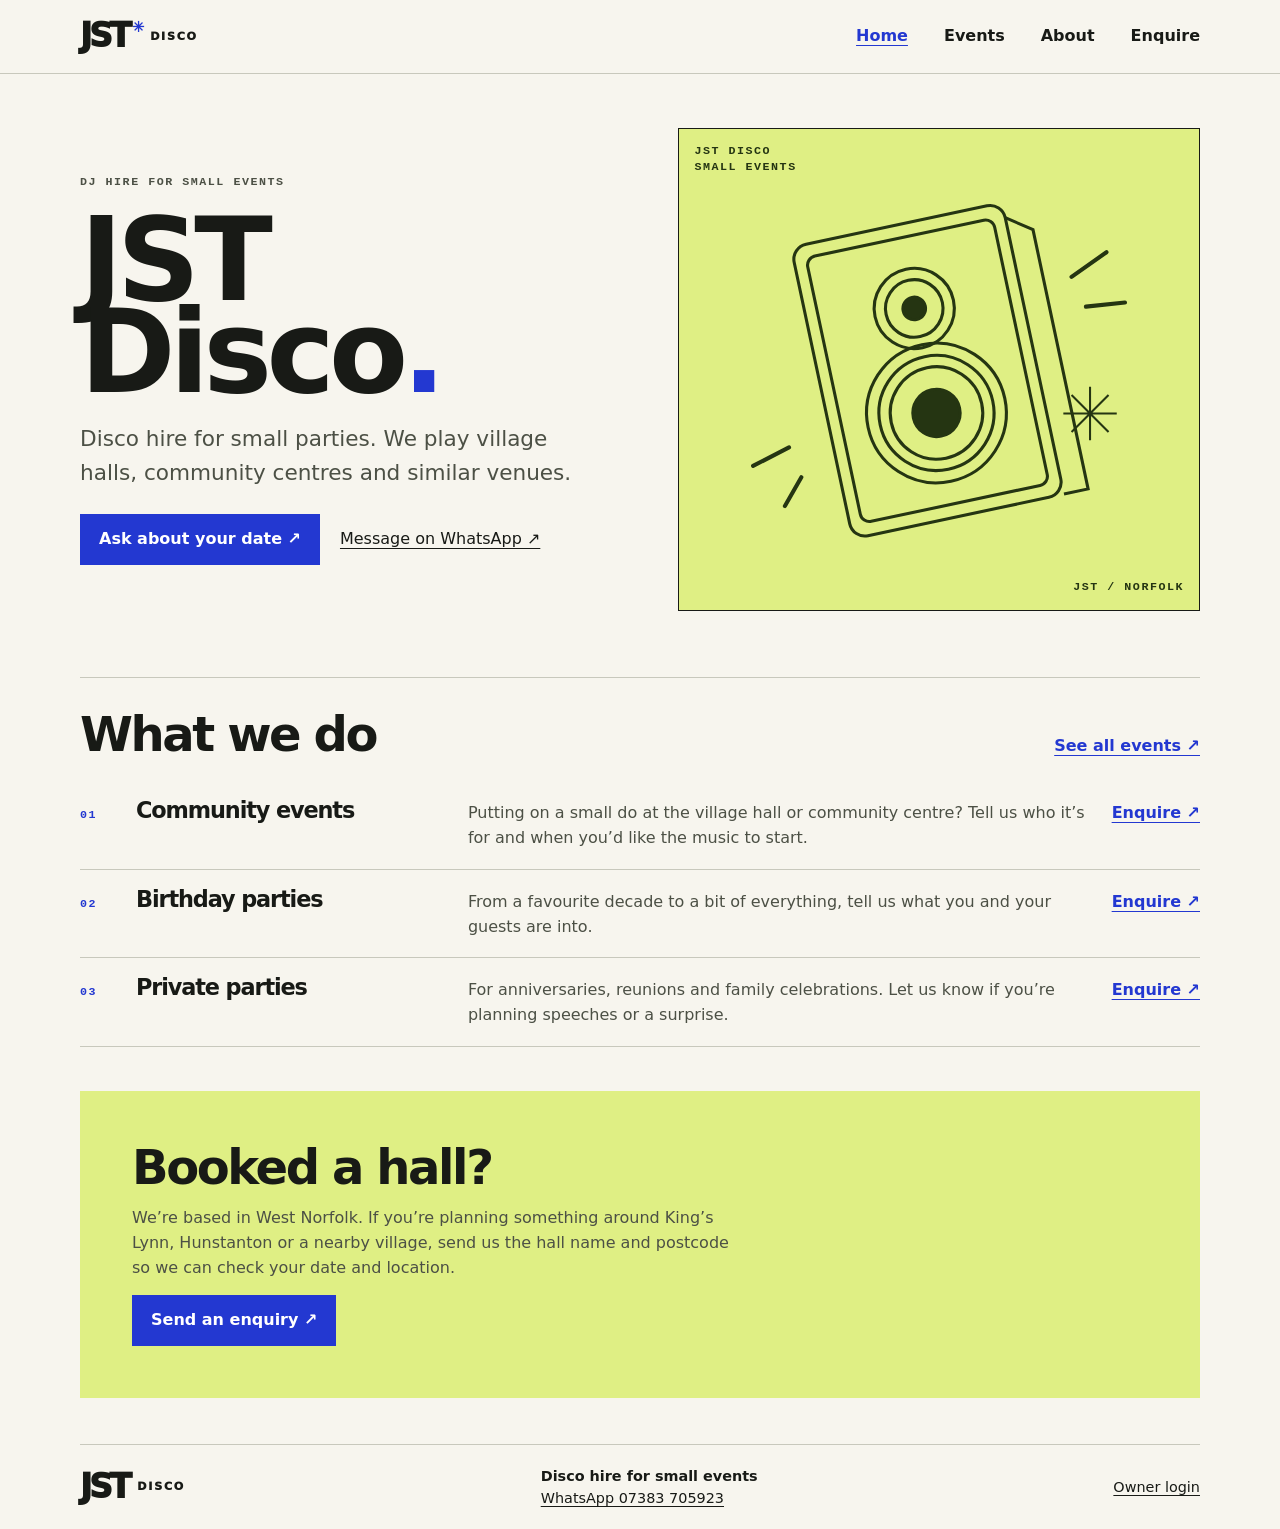
<file: index.html>
<!doctype html>
<html lang="en-GB">
<head>
<meta charset="utf-8">
<meta name="viewport" content="width=device-width,initial-scale=1">
<meta name="description" content="JST Disco plays small parties in village halls and community venues.">
<title>JST Disco | Small Parties &amp; Events</title>
<link rel="stylesheet" href="/style.css">
</head>
<body>
<a class="skip" href="#main">Skip to content</a>
<header><div class="bar"><a class="logo" href="/" aria-label="JST Disco home">JST<span aria-hidden="true">✳</span><small>DISCO</small></a><nav aria-label="Main navigation"><a href="/index.html" aria-current="page">Home</a><a href="/events.html">Events</a><a href="/about.html">About</a><a href="/contact.html">Enquire</a></nav></div></header>
<main id="main">
<section class="hero">
<div class="hero-copy"><p class="eyebrow">DJ hire for small events</p>
<h1>JST<br>Disco<span>.</span></h1>
<p class="lead">Disco hire for small parties. We play village halls, community centres and similar venues.</p>
<div class="actions"><a class="button" href="/contact.html">Ask about your date ↗</a><a href="https://wa.me/447383705923">Message on WhatsApp ↗</a></div></div>
<figure class="poster" aria-label="Illustration of a disco speaker">
<span class="poster-top">JST DISCO<br>SMALL EVENTS</span>
<svg viewBox="0 0 440 390" fill="none" aria-hidden="true">
<g transform="rotate(-12 215 192)" stroke="currentColor" stroke-width="3">
<rect x="103" y="50" width="210" height="290" rx="15"/>
<rect x="115" y="63" width="186" height="264" rx="9"/>
<circle cx="208" cy="133" r="39"/><circle cx="208" cy="133" r="28"/><circle cx="208" cy="133" r="11" fill="currentColor"/>
<circle cx="208" cy="237" r="68"/><circle cx="208" cy="237" r="56"/><circle cx="208" cy="237" r="45"/><circle cx="208" cy="237" r="23" fill="currentColor"/>
<path d="M313 65l24 17v258l-24 0"/>
</g>
<path d="M349 105l34-24m-20 53 38-4M74 271l-35 18m47 11-16 28" stroke="currentColor" stroke-width="4" stroke-linecap="round"/>
<path d="M367 212v52m-26-26h52m-44-18 36 36m0-36-36 36" stroke="currentColor" stroke-width="2"/>
</svg><span class="poster-bottom">JST / NORFOLK</span></figure></section>
<section class="section"><div class="section-head"><h2>What we do</h2><a href="/events.html">See all events ↗</a></div><article class="event-row"><span class="index">01</span><h3>Community events</h3><p>Putting on a small do at the village hall or community centre? Tell us who it’s for and when you’d like the music to start.</p><a href="/contact.html?event=Community%20events" aria-label="Enquire about community events">Enquire ↗</a></article><article class="event-row"><span class="index">02</span><h3>Birthday parties</h3><p>From a favourite decade to a bit of everything, tell us what you and your guests are into.</p><a href="/contact.html?event=Birthdays" aria-label="Enquire about birthday parties">Enquire ↗</a></article><article class="event-row"><span class="index">03</span><h3>Private parties</h3><p>For anniversaries, reunions and family celebrations. Let us know if you’re planning speeches or a surprise.</p><a href="/contact.html?event=Private%20parties" aria-label="Enquire about private parties">Enquire ↗</a></article></section>
<section class="callout"><h2>Booked a hall?</h2><p>We’re based in West Norfolk. If you’re planning something around King’s Lynn, Hunstanton or a nearby village, send us the hall name and postcode so we can check your date and location.</p><a class="button" href="/contact.html">Send an enquiry ↗</a></section>
</main>
<footer><a class="logo" href="/">JST<small>DISCO</small></a><div><strong>Disco hire for small events</strong><br><a href="https://wa.me/447383705923">WhatsApp 07383 705923</a></div><a href="https://jst-mobile-disco.brinysandpiper.chatgpt.site/login">Owner login</a></footer>
</body>
</html>
</file>
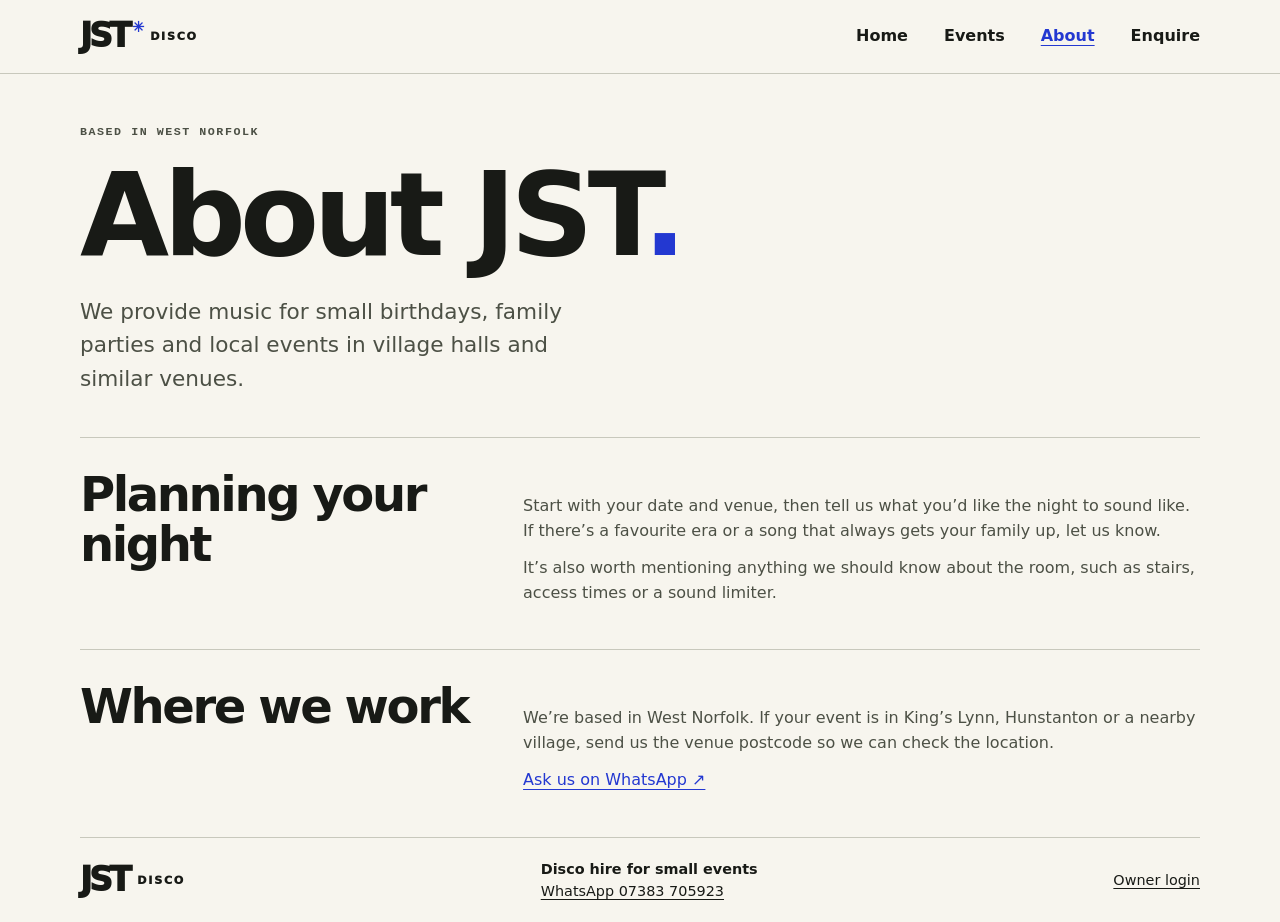
<file: about.html>
<!doctype html>
<html lang="en-GB">
<head>
<meta charset="utf-8">
<meta name="viewport" content="width=device-width,initial-scale=1">
<meta name="description" content="Meet JST Disco, a new mobile disco business based in West Norfolk.">
<title>About | JST Disco</title>
<link rel="stylesheet" href="/style.css">
</head>
<body>
<a class="skip" href="#main">Skip to content</a>
<header><div class="bar"><a class="logo" href="/" aria-label="JST Disco home">JST<span aria-hidden="true">✳</span><small>DISCO</small></a><nav aria-label="Main navigation"><a href="/index.html">Home</a><a href="/events.html">Events</a><a href="/about.html" aria-current="page">About</a><a href="/contact.html">Enquire</a></nav></div></header>
<main id="main">
<section class="intro"><p class="eyebrow">Based in West Norfolk</p><h1>About JST<span>.</span></h1>
<p class="lead">We provide music for small birthdays, family parties and local events in village halls and similar venues.</p></section>
<section class="section story"><h2>Planning your night</h2><div><p>Start with your date and venue, then tell us what you’d like the night to sound like. If there’s a favourite era or a song that always gets your family up, let us know.</p><p>It’s also worth mentioning anything we should know about the room, such as stairs, access times or a sound limiter.</p></div></section>
<section class="section story" id="coverage"><h2>Where we work</h2><div><p>We’re based in West Norfolk. If your event is in King’s Lynn, Hunstanton or a nearby village, send us the venue postcode so we can check the location.</p><a href="https://wa.me/447383705923">Ask us on WhatsApp ↗</a></div></section>
</main>
<footer><a class="logo" href="/">JST<small>DISCO</small></a><div><strong>Disco hire for small events</strong><br><a href="https://wa.me/447383705923">WhatsApp 07383 705923</a></div><a href="https://jst-mobile-disco.brinysandpiper.chatgpt.site/login">Owner login</a></footer>
</body>
</html>
</file>
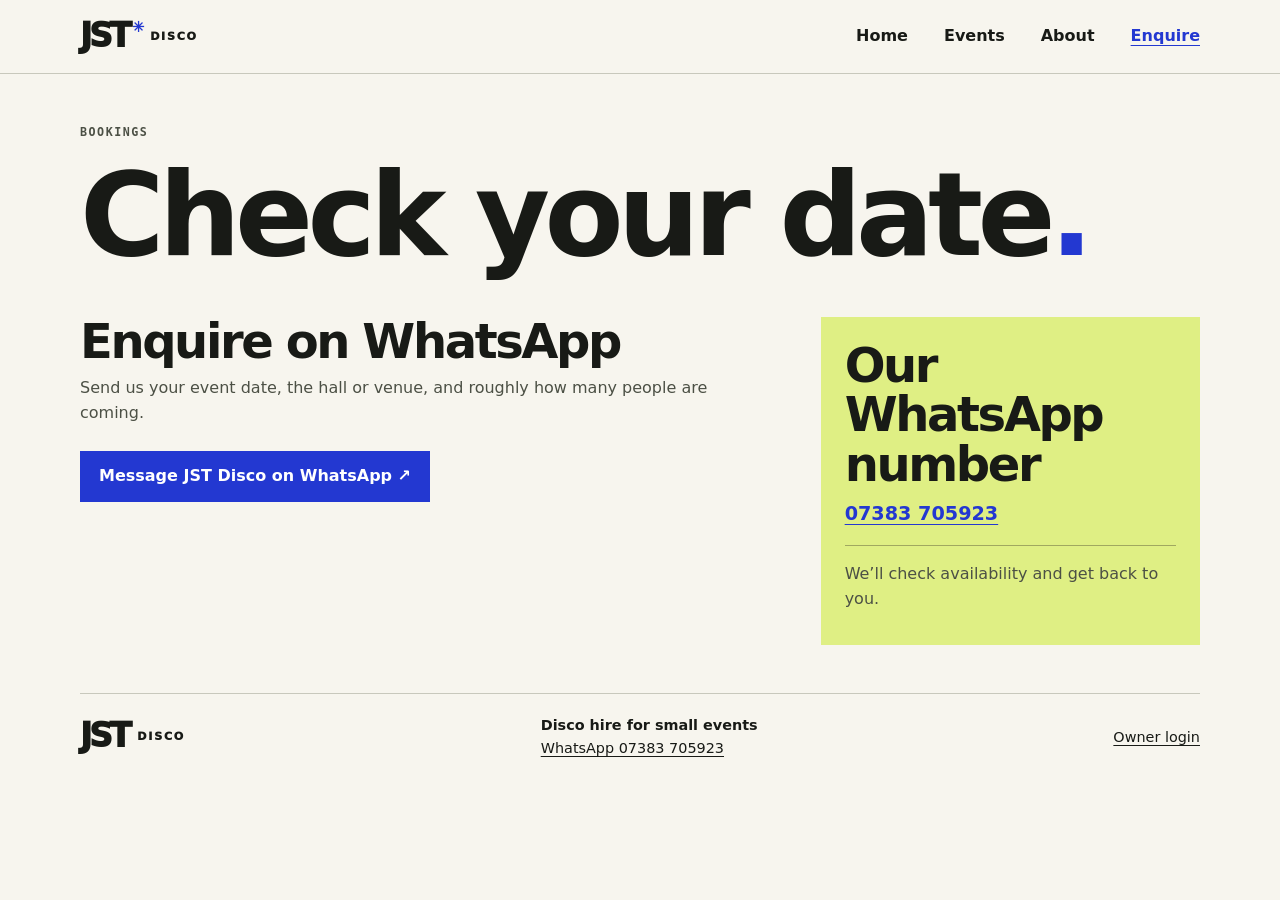
<file: contact.html>
<!doctype html>
<html lang="en-GB">
<head>
<meta charset="utf-8">
<meta name="viewport" content="width=device-width,initial-scale=1">
<meta name="description" content="Ask JST Disco about availability for your event in West Norfolk.">
<title>Enquire | JST Disco</title>
<link rel="stylesheet" href="/style.css">
</head>
<body>
<a class="skip" href="#main">Skip to content</a>
<header><div class="bar"><a class="logo" href="/" aria-label="JST Disco home">JST<span aria-hidden="true">✳</span><small>DISCO</small></a><nav aria-label="Main navigation"><a href="/index.html">Home</a><a href="/events.html">Events</a><a href="/about.html">About</a><a href="/contact.html" aria-current="page">Enquire</a></nav></div></header>
<main id="main">
<section class="intro"><p class="eyebrow">Bookings</p><h1>Check your date<span>.</span></h1></section>
<div class="enquiry-layout">
<section aria-labelledby="enquiry-title">
<h2 id="enquiry-title">Enquire on WhatsApp</h2>
<p>Send us your event date, the hall or venue, and roughly how many people are coming.</p>
<div class="actions"><a class="button" href="https://wa.me/447383705923?text=Hi%20JST%20Disco%2C%20I%27d%20like%20to%20check%20availability.%0AEvent%20date%3A%20%0AVenue%20or%20town%3A%20%0AType%20of%20event%3A%20%0AApproximate%20guest%20count%3A%20">Message JST Disco on WhatsApp ↗</a></div>
</section>
<aside class="contact-note"><h2>Our WhatsApp number</h2><a href="https://wa.me/447383705923">07383 705923</a><hr><p>We’ll check availability and get back to you.</p></aside>
</div>
</main>
<footer><a class="logo" href="/">JST<small>DISCO</small></a><div><strong>Disco hire for small events</strong><br><a href="https://wa.me/447383705923">WhatsApp 07383 705923</a></div><a href="https://jst-mobile-disco.brinysandpiper.chatgpt.site/login">Owner login</a></footer>
</body>
</html>
</file>
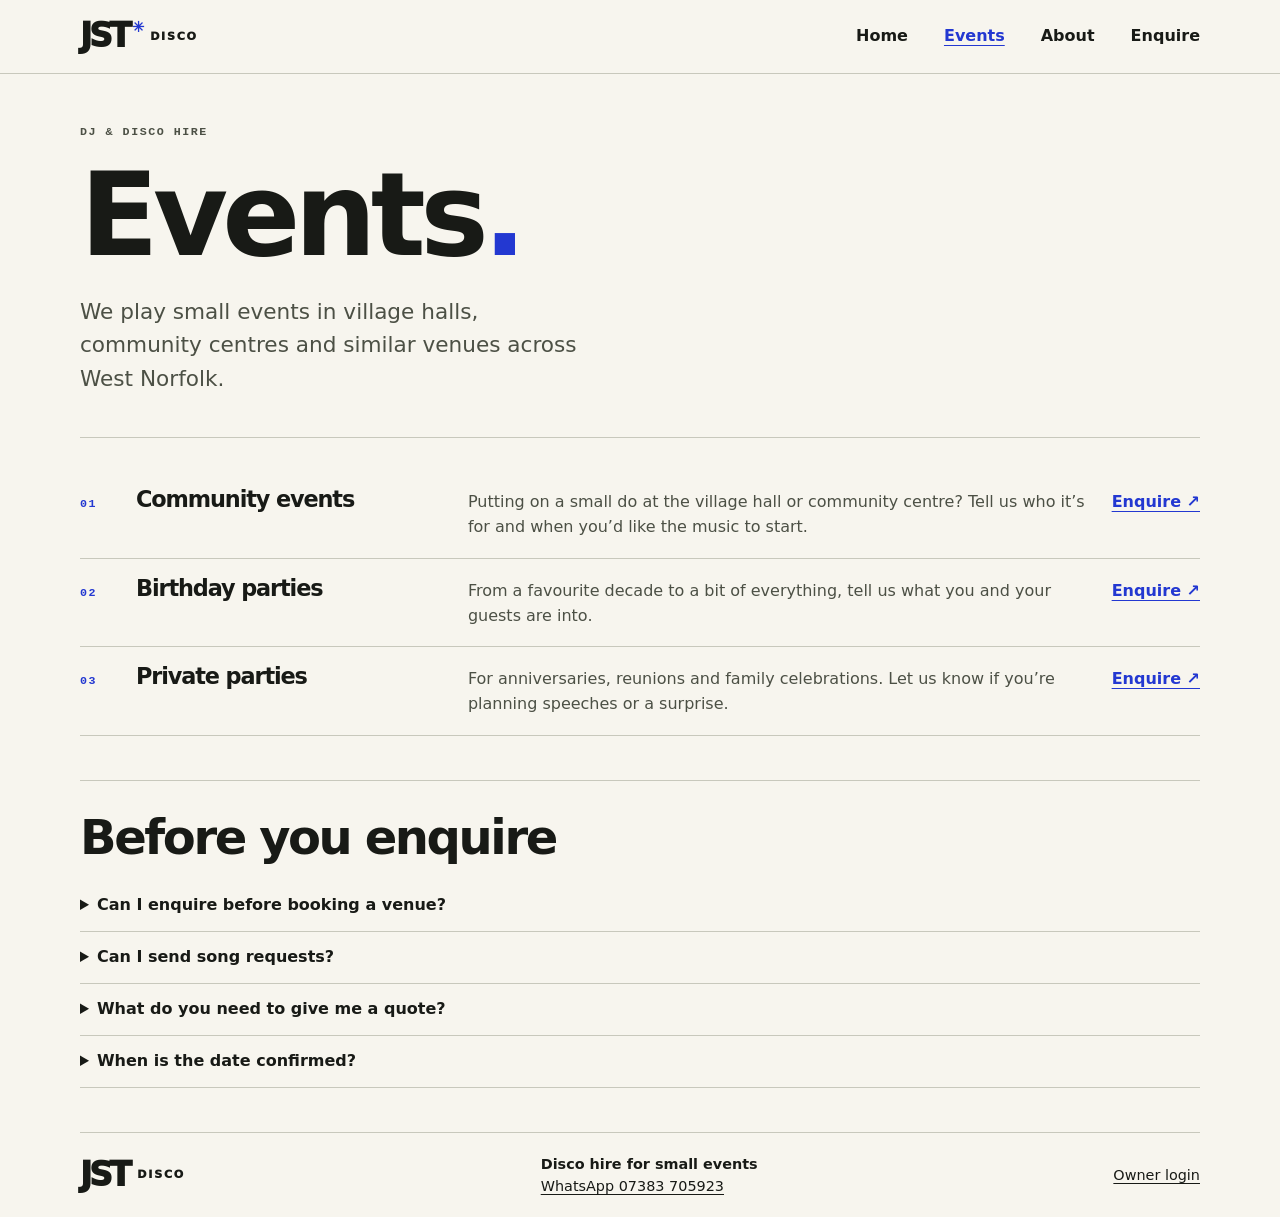
<file: events.html>
<!doctype html>
<html lang="en-GB">
<head>
<meta charset="utf-8">
<meta name="viewport" content="width=device-width,initial-scale=1">
<meta name="description" content="Mobile disco for small birthdays, family parties and community events in West Norfolk.">
<title>Events | JST Disco</title>
<link rel="stylesheet" href="/style.css">
</head>
<body>
<a class="skip" href="#main">Skip to content</a>
<header><div class="bar"><a class="logo" href="/" aria-label="JST Disco home">JST<span aria-hidden="true">✳</span><small>DISCO</small></a><nav aria-label="Main navigation"><a href="/index.html">Home</a><a href="/events.html" aria-current="page">Events</a><a href="/about.html">About</a><a href="/contact.html">Enquire</a></nav></div></header>
<main id="main">
<section class="intro"><p class="eyebrow">DJ &amp; disco hire</p><h1>Events<span>.</span></h1><p class="lead">We play small events in village halls, community centres and similar venues across West Norfolk.</p></section>
<section class="section"><article class="event-row"><span class="index">01</span><h3>Community events</h3><p>Putting on a small do at the village hall or community centre? Tell us who it’s for and when you’d like the music to start.</p><a href="/contact.html?event=Community%20events" aria-label="Enquire about community events">Enquire ↗</a></article><article class="event-row"><span class="index">02</span><h3>Birthday parties</h3><p>From a favourite decade to a bit of everything, tell us what you and your guests are into.</p><a href="/contact.html?event=Birthdays" aria-label="Enquire about birthday parties">Enquire ↗</a></article><article class="event-row"><span class="index">03</span><h3>Private parties</h3><p>For anniversaries, reunions and family celebrations. Let us know if you’re planning speeches or a surprise.</p><a href="/contact.html?event=Private%20parties" aria-label="Enquire about private parties">Enquire ↗</a></article></section>
<section class="section faq"><h2>Before you enquire</h2>
<details><summary>Can I enquire before booking a venue?</summary><p>Yes. Give us the town or area if you’re still looking.</p></details>
<details><summary>Can I send song requests?</summary><p>Yes. Add a few favourites to the form and we can talk through the rest when we reply.</p></details>
<details><summary>What do you need to give me a quote?</summary><p>Send your date, venue, rough start and finish times, and how many guests you’re expecting.</p></details>
<details><summary>When is the date confirmed?</summary><p>Your date is confirmed once we’ve replied and agreed the booking with you.</p></details>
</section></main>
<footer><a class="logo" href="/">JST<small>DISCO</small></a><div><strong>Disco hire for small events</strong><br><a href="https://wa.me/447383705923">WhatsApp 07383 705923</a></div><a href="https://jst-mobile-disco.brinysandpiper.chatgpt.site/login">Owner login</a></footer>
</body>
</html>
</file>
<file: style.css>
:root{--paper:#f7f5ee;--ink:#181a16;--muted:#4c5045;--line:#c8c8bc;--blue:#2338d1;--lime:#dfef84;--max:1120px}
*{box-sizing:border-box}
body{margin:0;background:var(--paper);color:var(--ink);font:16px/1.55 system-ui,-apple-system,sans-serif}
a{color:inherit;text-underline-offset:.23em}
a:hover{color:var(--blue)}
:focus-visible{outline:3px solid var(--blue);outline-offset:4px}
.skip{position:absolute;top:8px;left:8px;z-index:2;background:white;padding:8px;transform:translateY(-150%)}
.skip:focus{transform:none}
header{border-bottom:1px solid var(--line)}
.bar,main,footer{width:min(var(--max),calc(100% - 64px));margin-inline:auto}
.bar,footer{display:flex;align-items:center;justify-content:space-between;gap:24px;padding-block:20px}
.logo{display:inline-flex;align-items:center;gap:4px;text-decoration:none;font-size:2.05rem;font-weight:950;letter-spacing:-.1em;line-height:1}
.logo small{font-size:.7rem;letter-spacing:.15em;margin-left:5px}
.logo span{font-size:.9rem;color:var(--blue);align-self:flex-start}
nav{display:flex;gap:clamp(14px,3vw,36px)}
nav a{text-decoration:none;font-weight:650}
nav a[aria-current]{color:var(--blue);text-decoration:underline}
h1,h2,h3,p{margin:0}
h1,h2,h3{line-height:1.03;letter-spacing:-.05em}
h1{font-size:clamp(3.55rem,9vw,8.25rem);font-weight:900}
h1 span{color:var(--blue)}
h2{font-size:clamp(1.85rem,4vw,3rem)}
h3{font-size:1.4rem}
p{color:var(--muted)}
.eyebrow,.index,.poster span{font:700 .73rem/1.4 ui-monospace,monospace;text-transform:uppercase;letter-spacing:.13em}
.eyebrow{margin-bottom:16px}
.hero{display:grid;grid-template-columns:1fr 1fr;align-items:center;gap:clamp(28px,6vw,86px);padding-block:54px 66px}
.hero h1{line-height:.8;margin:24px 0}
.lead{font-size:clamp(1.05rem,2vw,1.35rem);max-width:37ch;margin-top:20px}
.actions{display:flex;align-items:center;flex-wrap:wrap;gap:14px 20px;margin-top:25px}
.button{display:inline-block;border:1px solid var(--blue);background:var(--blue);color:white;padding:12px 18px;font:inherit;font-weight:750;text-decoration:none;cursor:pointer}
.button:hover{color:white;background:#15249f}
.poster{position:relative;margin:0;display:grid;place-items:center;aspect-ratio:1.08;background:var(--lime);color:#253512;border:1px solid var(--ink)}
.poster svg{width:87%;height:auto}
.poster span{position:absolute}
.poster-top{top:14px;left:15px}
.poster-bottom{bottom:14px;right:15px}
.section{border-top:1px solid var(--line);padding-block:32px 44px}
.section-head,.event-row,.story{display:grid;align-items:baseline;gap:20px}
.section-head{grid-template-columns:1fr auto;margin-bottom:22px}
.event-row{grid-template-columns:36px minmax(135px,1fr) 2fr auto;padding:18px 0;border-bottom:1px solid var(--line)}
.index,.event-row a,.section-head a,.story a,.contact-note a{color:var(--blue)}
.event-row a,.section-head a{font-weight:700;white-space:nowrap}
.callout{display:grid;gap:14px;justify-items:start;background:var(--lime);padding:clamp(22px,5vw,52px);margin:0 0 46px}
.callout p{max-width:60ch}
footer{border-top:1px solid var(--line);font-size:.9rem;flex-wrap:wrap}
.intro{padding-block:50px 42px}
.story{grid-template-columns:1fr 1.6fr}
.story p+p,.story p+a{margin-top:12px;display:block}
.faq h2{margin-bottom:18px}
details{border-bottom:1px solid var(--line);padding:13px 0}
summary{cursor:pointer;font-weight:700}
details p{margin-top:8px}
.enquiry-layout{display:grid;grid-template-columns:1.75fr 1fr;align-items:start;gap:clamp(26px,6vw,80px);padding-bottom:48px}
.enquiry-layout h2,.contact-note p{margin-bottom:10px}
.contact-note{background:var(--lime);padding:24px}
.contact-note a{font-size:1.2rem;font-weight:750}
.contact-note hr{border:0;border-top:1px solid #a0a860;margin:16px 0}
form{margin-top:22px}
.fields{display:grid;grid-template-columns:1fr 1fr;gap:0 16px}
label{display:block;font-weight:700;margin-bottom:14px}
label small,.form-note{font-weight:400;color:var(--muted)}
input,select,textarea{display:block;width:100%;margin-top:6px;border:1px solid #8c8d82;background:#fff;color:var(--ink);padding:10px;font:inherit}
.form-note{font-size:.87rem;margin-bottom:14px}
.login-panel,.dashboard-list article{background:white;border:1px solid var(--line);padding:24px}
.login-panel{max-width:520px;margin:52px auto}
.login-panel p,.dashboard-head{margin-bottom:16px}
.dashboard-head{display:flex;gap:14px;justify-content:space-between;flex-wrap:wrap}
.cards{display:grid;grid-template-columns:repeat(auto-fit,minmax(min(100%,270px),1fr));gap:14px}
.dashboard-list article{overflow-wrap:anywhere}
.below{padding:34px 0}
.below h1,.below p{margin-bottom:14px}
@media(max-width:680px){
 .bar,main,footer{width:calc(100% - 36px)}
 .bar{gap:14px;align-items:flex-start;flex-direction:column;padding-block:14px}
 .hero,.story,.enquiry-layout{grid-template-columns:1fr}
 .hero{padding-block:32px}
 .hero h1{font-size:clamp(4.4rem,20vw,7rem)}
 .poster{max-width:450px}
 .event-row{grid-template-columns:25px minmax(0,1fr) auto;gap:8px 12px}
 .event-row p{grid-column:2/-1;grid-row:2}
 .event-row a{grid-column:3;grid-row:1}
}
@media(max-width:460px){.fields{grid-template-columns:1fr}.section-head{grid-template-columns:1fr;gap:8px}}
</file>
